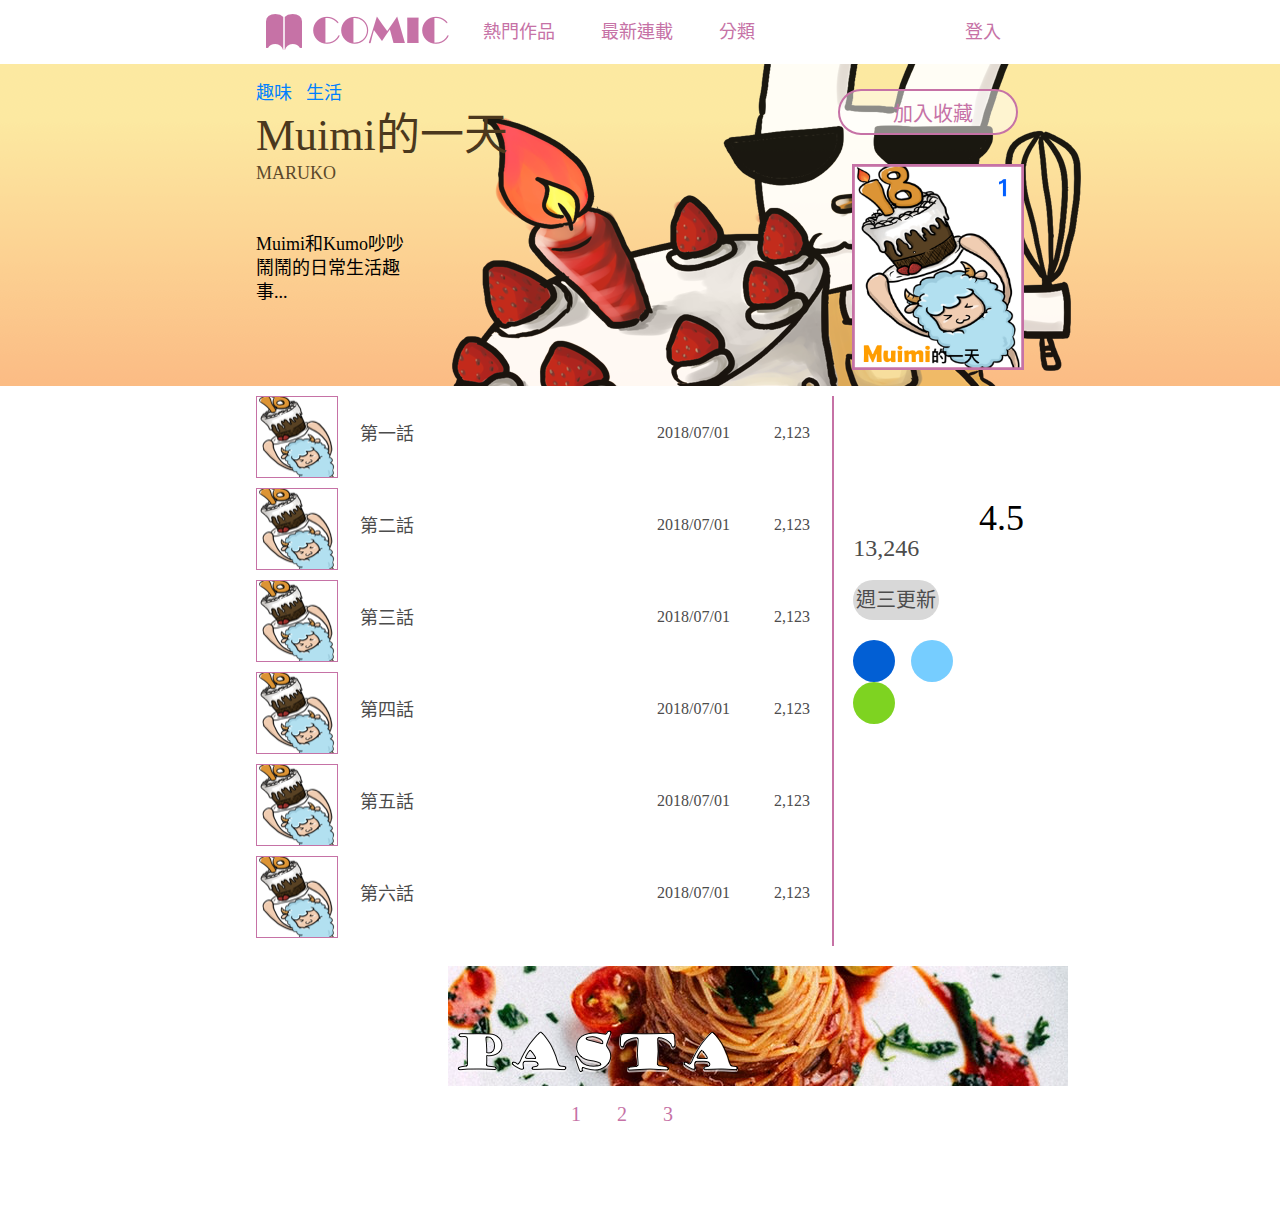
<file: index.html>
<!DOCTYPE html>
<html lang="zh-TW">

<head>
    <meta charset="UTF-8">
    <meta name="viewport" content="width=device-width, initial-scale=1.0">
    <meta http-equiv="X-UA-Compatible" content="ie=edge">
    <link rel="stylesheet" href="https://use.fontawesome.com/releases/v5.0.13/css/all.css" integrity="sha384-DNOHZ68U8hZfKXOrtjWvjxusGo9WQnrNx2sqG0tfsghAvtVlRW3tvkXWZh58N9jp" crossorigin="anonymous">
    <link rel="stylesheet" href="style.css">
    <title>05Comic Viewer</title>
</head>

<body>
    <header class="header">
        <nav class="nav">
            <div class="logo">
                <img src="img/bookicon.png" alt="" class="logo-icon">
                <img src="img/COMIC.png" alt="" class="logo-font">


            </div>
            <ul class="menu-g">
                <li class="menu">熱門作品</li>
                <li class="menu">最新連載</li>
                <li class="menu">分類</li>
            </ul>
            <div class="signin">登入</div>
        </nav>
        <div class="banner">
            <div class="banner-grid">
                <img src="img/cake.png" alt="" class="banner-img">
                <div class="tag tag-1">趣味</div>
                <div class="tag tag-2">生活</div>
                <h1 class="tit">Muimi的一天</h1>
                <h2 class="name">MARUKO</h2>
                <p class="text">Muimi和Kumo吵吵鬧鬧的日常生活趣事...
                </p>
                <button class="collection">
                <i class="fas fa-plus"></i>加入收藏</button>
                <div class="book">
                    <img src="img/book.png" class="bookimg" alt="">
                </div>
            </div>


        </div>
    </header>
    <div class="content">
        <div class="box-g">
            <a class="box" href="reading.html">
                <img src="img/s_img.png" alt="" class="icon-img">
                <h4 class="h4">第一話</h4>

                <div class="like">
                    <i class="far fa-heart"></i>2,123</div>
                <div class="date">2018/07/01</div>
            </a>
            <div class="box">
                <img src="img/s_img.png" alt="" class="icon-img">
                <h4 class="h4">第二話</h4>

                <div class="like">
                    <i class="far fa-heart"></i>2,123</div>
                <div class="date">2018/07/01</div>
            </div>
            <div class="box">
                <img src="img/s_img.png" alt="" class="icon-img">
                <h4 class="h4">第三話</h4>

                <div class="like">
                    <i class="far fa-heart"></i>2,123</div>
                <div class="date">2018/07/01</div>
            </div>
            <div class="box">
                <img src="img/s_img.png" alt="" class="icon-img">
                <h4 class="h4">第四話</h4>

                <div class="like">
                    <i class="far fa-heart"></i>2,123</div>
                <div class="date">2018/07/01</div>
            </div>
            <div class="box">
                <img src="img/s_img.png" alt="" class="icon-img">
                <h4 class="h4">第五話</h4>

                <div class="like">
                    <i class="far fa-heart"></i>2,123</div>
                <div class="date">2018/07/01</div>
            </div>
            <div class="box">
                <img src="img/s_img.png" alt="" class="icon-img">
                <h4 class="h4">第六話</h4>

                <div class="like">
                    <i class="far fa-heart"></i>2,123</div>
                <div class="date">2018/07/01</div>
            </div>

        </div>
        <div class="sidebar">
            <div class="star">

                <i class="fas fa-star"></i>
                <i class="fas fa-star"></i>
                <i class="fas fa-star"></i>
                <i class="fas fa-star"></i>
                <i class="fas fa-star-half"></i>
                <div class="num">4.5</div>

            </div>
            <div class="colle-num">
                <i class="fas fa-user-check"></i> 13,246
            </div>
            <div class="update">週三更新</div>
            <div class="icon-btn fb">
                <i class="fab fa-facebook-f"></i>
            </div>
            <div class="icon-btn twitter">
                <i class="fab fa-twitter"></i>
            </div>
            <div class="icon-btn link">
                <i class="fas fa-link"></i>
            </div>

        </div>
        <img src="img/ad.png" alt="" class="ad">
        <ul class="page-g">
            <li class="page">1</li>
            <li class="page">2</li>
            <li class="page">3</li>
            <li class="page">
                <i class="fas fa-chevron-right"></i>
            </li>
        </ul>



    </div>


</body>

</html>
</file>
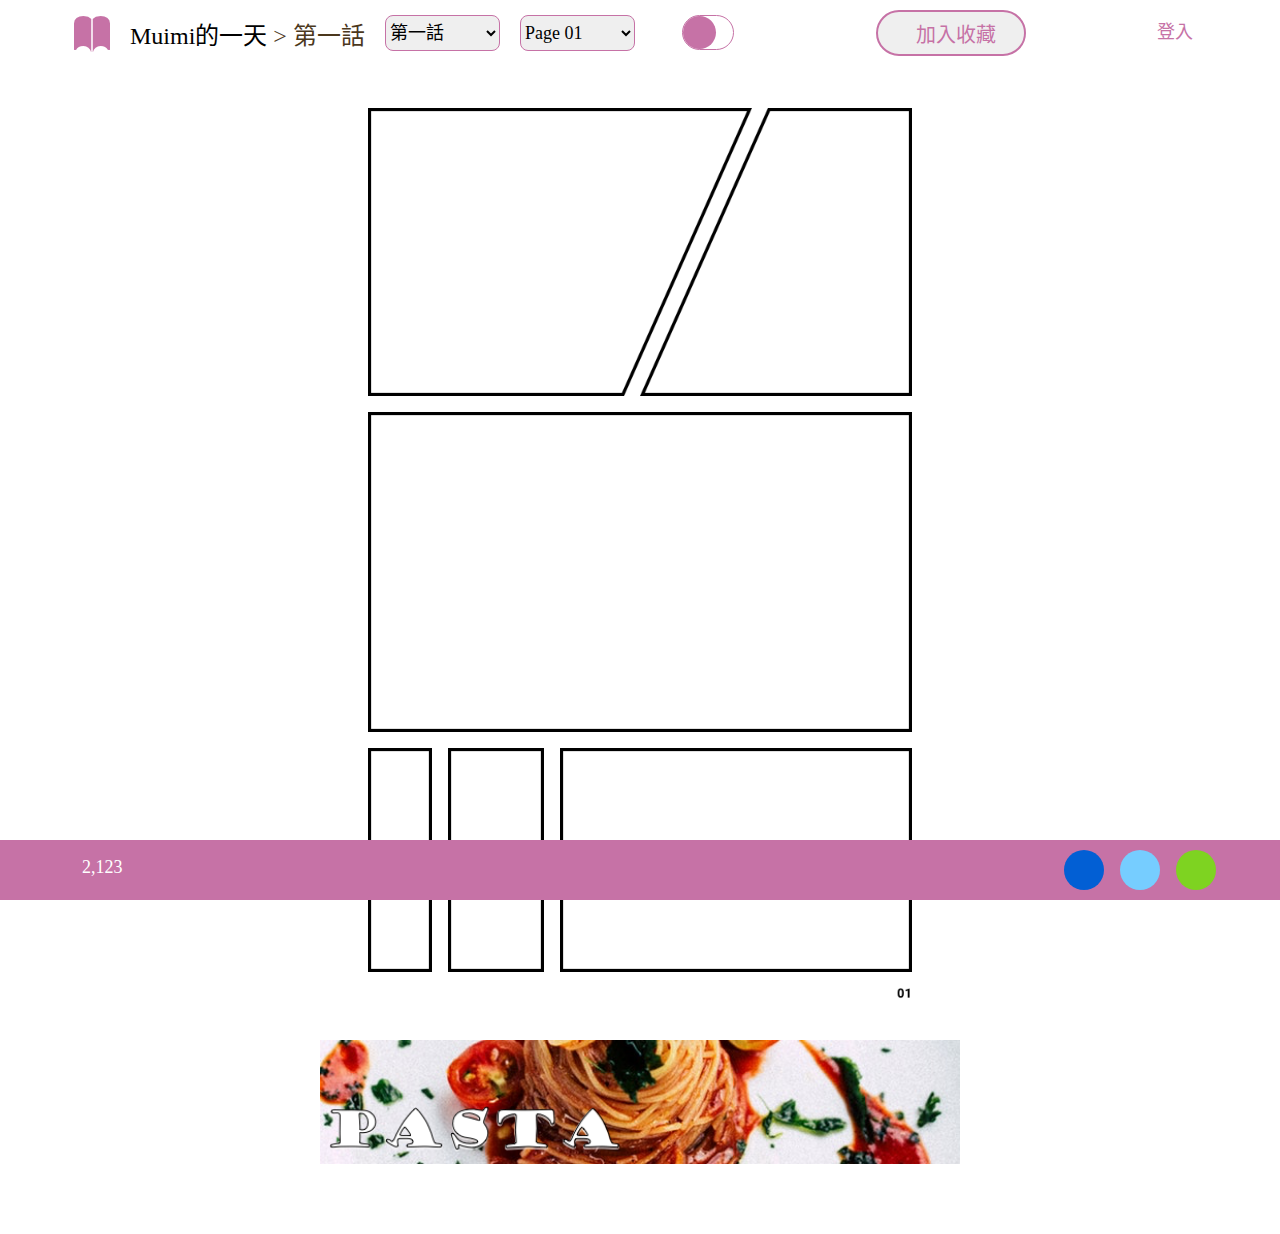
<file: reading.html>
<!DOCTYPE html>
<html lang="zh-TW">

<head>
    <meta charset="UTF-8">
    <meta name="viewport" content="width=device-width, initial-scale=1.0">
    <meta http-equiv="X-UA-Compatible" content="ie=edge">
    <link rel="stylesheet" href="https://use.fontawesome.com/releases/v5.0.13/css/all.css" integrity="sha384-DNOHZ68U8hZfKXOrtjWvjxusGo9WQnrNx2sqG0tfsghAvtVlRW3tvkXWZh58N9jp" crossorigin="anonymous">
    <link rel="stylesheet" href="style2.css">
    <title>05Comic Viewer</title>
</head>

<body>
    <header class="header">
        <nav class="nav">

            <img src="img/bookicon.png" alt="" class="logo-icon">
            <h1 class="tit"><a href="index.html">Muimi的一天</a> > 第一話</h1>
            <select name="" id="" class="words select">
                <option value="">第一話</option>
                <option value="">第二話</option>
                <option value="">第三話</option>
                <option value="">第四話</option>
                <option value="">第五話</option>
                <option value="">第六話</option>
            </select>
            <select name="" id="" class="pages select">
                <option value="">Page 01</option>
                <option value="">Page 02</option>
                <option value="">Page 03</option>
                <option value="">Page 04</option>
                <option value="">Page 05</option>
                <option value="">Page 06</option>
            </select>

            <div class="color">
                <i class="fas fa-sun"></i>
                <div class="frame">
                    <div class="round"></div>
                </div>
                <i class="fas fa-moon"></i>
            </div>

            <button class="collection">
                <i class="fas fa-plus"></i>加入收藏</button>

            <p class="signin">登入</p>
        </nav>

    </header>

    <div class="content">
        <div class="left"><i class="fas fa-chevron-left"></i></div>
        <img src="img/storyboard-1.png" alt="" class="comic-img">
        <div class="right"><i class="fas fa-chevron-right"></i></div>


        <img src="img/ad.png" alt="" class="ad">


    </div>








    <div class="page-g">
        <div class="left"><i class="fas fa-chevron-left"></i></div>
        <div class="page">
            <div class="num-page">01</div>
            <img src="img/storyboard-1.png" alt="" class="comic-page">
        </div>
        <div class="page">
            <div class="num-page">02</div>
            <img src="img/storyboard-1.png" alt="" class="comic-page">
        </div>
        <div class="page">
            <div class="num-page">03</div>
            <img src="img/storyboard-1.png" alt="" class="comic-page  active">
        </div>
        <div class="page">
            <div class="num-page">04</div>
            <img src="img/storyboard-1.png" alt="" class="comic-page">
        </div>
        <div class="page">
            <div class="num-page">05</div>
            <img src="img/storyboard-1.png" alt="" class="comic-page">
        </div>
        <div class="right"><i class="fas fa-chevron-right"></i></div>
    </div>








    <footer>

        <div class="like">
            <i class="far fa-heart"></i>2,123</div>

        <div class="community">
            <div class="icon-btn fb">
                <i class="fab fa-facebook-f"></i>
            </div>
            <div class="icon-btn twitter">
                <i class="fab fa-twitter"></i>
            </div>
            <div class="icon-btn link">
                <i class="fas fa-link"></i>
            </div>
        </div>

    </footer>


</body>

</html>
</file>
<file: style.css>
/* http://meyerweb.com/eric/tools/css/reset/ 
v2.0 | 20110126
License: none (public domain)
*/


/* reset */

html,
body,
div,
span,
applet,
object,
iframe,
h1,
h2,
h3,
h4,
h5,
h6,
p,
blockquote,
pre,
a,
abbr,
acronym,
address,
big,
cite,
code,
del,
dfn,
em,
img,
ins,
kbd,
q,
s,
samp,
small,
strike,
strong,
sub,
sup,
tt,
var,
b,
u,
i,
center,
dl,
dt,
dd,
ol,
ul,
li,
fieldset,
form,
label,
legend,
table,
caption,
tbody,
tfoot,
thead,
tr,
th,
td,
article,
aside,
canvas,
details,
embed,
figure,
figcaption,
footer,
header,
hgroup,
menu,
nav,
output,
ruby,
section,
summary,
time,
mark,
audio,
video {
    margin: 0;
    padding: 0;
    border: 0;
    font-size: 100%;
    font: inherit;
    vertical-align: baseline;
    font-family: PingFangTC-Semibold;
}


/* HTML5 display-role reset for older browsers */

article,
aside,
details,
figcaption,
figure,
footer,
header,
hgroup,
menu,
nav,
section {
    display: block;
}

body {
    line-height: 1;
}

ol,
ul {
    list-style: none;
}

blockquote,
q {
    quotes: none;
}

blockquote:before,
blockquote:after,
q:before,
q:after {
    content: '';
    content: none;
}

table {
    border-collapse: collapse;
    border-spacing: 0;
}

a {
    text-decoration: none;
    color: #000;
}


/* header */

.nav {
    /* width: 1152px; */
    margin: 0 20%;
    font-size: 18px;
    color: #C672A6;
}

.logo,
.menu {
    float: left;
}

.logo {
    margin: 8px 10px 5px 10px;
}

.logo-font {
    margin: 0 0 5px 5px;
}

.menu {
    margin: 23px;
}

.signin {
    float: right;
    margin: 23px;
}

.banner {
    clear: both;
    background: url(img/cake-bg.png);
}

.banner-grid {
    /* width: 1152px; */
    margin: 0 20%;
    height: 322px;
    display: grid;
    grid-template-rows: repeat(3, 1fr);
    grid-template-columns: repeat(8, 1fr);
}

.banner-img {
    grid-row: 1/3;
    grid-column: 2/9;
    margin-left: 100px;
}

.tag {
    font-size: 18px;
    color: #0080FF;
    margin-top: 20px;
}

.tit {
    grid-row: 1/2;
    grid-column: 1/5;
    font-size: 44px;
    color: #4B381D;
    margin-top: 50px;
}

.tag-1 {
    grid-row: 1/2;
    grid-column: 1/2;
}

.tag-2 {
    grid-row: 1/2;
    grid-column: 1/2;
    margin-left: 50px;
}

.name {
    grid-row: 1/2;
    grid-column: 1/2;
    opacity: 0.9;
    font-size: 18px;
    color: #4B381D;
    margin-top: 100px;
}

.text {
    grid-row: 2/3;
    grid-column: 1/3;
    font-size: 18px;
    color: #000000;
    margin-top: 50px;
    padding-right: 40px;
    line-height: 24px;
}

.collection {
    grid-row: 1/2;
    grid-column: 7/9;
    background: rgba(255, 255, 255, 0.50);
    border: 2px solid #C672A6;
    border-radius: 100px;
    height: 46px;
    width: 180px;
    margin: 25px auto;
    text-align: center;
    font-size: 20px;
    color: #C672A6;
}

.collection:hover {
    background: #C672A6;
    color: #FFF;
    cursor: pointer;
}

.fa-plus {
    font-size: 22px;
    padding-right: 10px;
}

.book {
    grid-row: 1/4;
    grid-column: 7/9;
    margin-top: 100px;
    margin-left: 20px;
    max-width: 100%;
}

.bookimg {
    max-width: 100%;
}


/* content */

.content {
    /* width: 1152px; */
    margin: 0 20%;
    display: grid;
    grid-template-rows: repeat(6, 1fr);
    grid-template-columns: repeat(8, 1fr);
}

.box-g {
    grid-row: 1/5;
    grid-column: 1/7;
}

.box {
    width: 100%;
    float: left;
    margin-top: 10px;
}

.box:hover {
    background: rgba(216, 183, 204, 0.315);
    cursor: pointer;
}

.icon-img,
.h4 {
    float: left;
    font-family: PingFangTC-Medium;
    font-size: 18px;
    color: #4C4C4C;
}

.date,
.like {
    float: right;
    font-family: PingFangTC-Medium;
    font-size: 16px;
    color: #4C4C4C;
}

.h4,
.date,
.like {
    margin: 29px 22px;
}

.sidebar {
    grid-row: 1/5;
    grid-column: 7/9;
    margin-top: 10px;
    padding: 100px 0 100px 10%;
    border-left: 2px solid #C672A6;
}

.star {
    font-size: 24px;
    color: #000000;
    padding: 10px 0;
    line-height: 24px;
}

.num {
    font-family: LucidaGrande;
    font-size: 36px;
    color: #000000;
    float: right;
}

.colle-num {
    clear: both;
    font-size: 24px;
    color: #4C4C4C;
    margin: 20px 0;
}

.update {
    background: #D8D8D8;
    border-radius: 100px;
    font-size: 20px;
    color: #4C4C4C;
    text-align: center;
    width: 50%;
    padding: 10px 0;
    margin: 20px 0;
}

.icon-btn {
    border-radius: 100%;
    width: 42px;
    height: 42px;
    color: #fff;
    float: left;
    margin-right: 16px;
}

.fb {
    background: #025FD4;
    text-align: center;
    line-height: 40px;
}

.twitter {
    background: #76CDFF;
    text-align: center;
    line-height: 40px;
}

.link {
    background: #7ED321;
    text-align: center;
    line-height: 40px;
}

.ad {
    grid-row: 5/6;
    grid-column: 3/7;
    margin-top: 20px;
}

.page-g {
    grid-row: 6/7;
    grid-column: 4/6;
    margin: 0 auto;
}

.page {
    float: left;
    font-size: 20px;
    color: #C672A6;
    margin: 18px;
}
</file>
<file: style2.css>
/* http://meyerweb.com/eric/tools/css/reset/ 
v2.0 | 20110126
License: none (public domain)
*/


/* reset */

html,
body,
div,
span,
applet,
object,
iframe,
h1,
h2,
h3,
h4,
h5,
h6,
p,
blockquote,
pre,
a,
abbr,
acronym,
address,
big,
cite,
code,
del,
dfn,
em,
img,
ins,
kbd,
q,
s,
samp,
small,
strike,
strong,
sub,
sup,
tt,
var,
b,
u,
i,
center,
dl,
dt,
dd,
ol,
ul,
li,
fieldset,
form,
label,
legend,
table,
caption,
tbody,
tfoot,
thead,
tr,
th,
td,
article,
aside,
canvas,
details,
embed,
figure,
figcaption,
footer,
header,
hgroup,
menu,
nav,
output,
ruby,
section,
summary,
time,
mark,
audio,
video {
    margin: 0;
    padding: 0;
    border: 0;
    font-size: 100%;
    font: inherit;
    vertical-align: baseline;
    font-family: PingFangTC-Semibold;
}


/* HTML5 display-role reset for older browsers */

article,
aside,
details,
figcaption,
figure,
footer,
header,
hgroup,
menu,
nav,
section {
    display: block;
}

body {
    line-height: 1;
}

ol,
ul {
    list-style: none;
}

blockquote,
q {
    quotes: none;
}

blockquote:before,
blockquote:after,
q:before,
q:after {
    content: '';
    content: none;
}

table {
    border-collapse: collapse;
    border-spacing: 0;
}

a {
    text-decoration: none;
    color: #000;
}


/* header */

.header {
    position: fixed;
    background: #fff;
    width: 100%;
}

.nav {
    /* width: 1152px; */
    margin: 0 5%;
    height: 60px;
    color: #C672A6;
}

.logo-icon {
    float: left;
    margin: 10px;
}

.tit {
    float: left;
    font-size: 24px;
    color: #4B381D;
    margin: 18px 10px;
    line-height: 36px;
}

.select {
    float: left;
    border: 1px solid #C672A6;
    border-radius: 8px;
    height: 36px;
    width: 10%;
    margin: 15px 10px;
    font-family: PingFangTC-Medium;
    font-size: 18px;
    color: #000000;
}

.color {
    float: left;
    width: 16%;
    font-size: 33px;
    padding-top: 5px;
    margin: 0 2%;
}

.fa-moon,
.fa-sun {
    float: left;
    margin: 10px 1%;
}

.frame {
    float: left;
    background: rgba(255, 255, 255, 0.50);
    border: 1px solid #C672A6;
    width: 50px;
    height: 33px;
    border-radius: 100px;
    margin: 10px;
    cursor: pointer;
}

.round {
    background: #C672A6;
    width: 33px;
    height: 33px;
    border-radius: 100%;
}

.round:active {
    float: right;
}

.collection {
    float: left;
    border: 2px solid #C672A6;
    border-radius: 100px;
    height: 46px;
    width: 150px;
    margin: 10px auto;
    text-align: center;
    font-size: 20px;
    color: #C672A6;
    cursor: pointer;
}

.collection:hover {
    background: #C672A6;
    color: #FFF;
    cursor: pointer;
}

.fa-plus {
    font-size: 22px;
    padding-right: 10px;
}

.signin {
    font-size: 18px;
    margin: 23px;
    float: right;
}


/* content */

.content {
    display: grid;
    grid-template-rows: repeat(6, 1fr);
    grid-template-columns: repeat(8, 1fr);
}

.left {
    grid-row: 1/7;
    grid-column: 2/3;
    display: grid;
    grid-template-rows: repeat(6, 1fr);
    grid-template-columns: repeat(8, 1fr);
}

.fa-chevron-left,
.fa-chevron-right {
    margin-top: 150px;
    grid-row: 3/4;
    grid-column: 5/6;
    font-size: 36px;
    color: #000000;
    cursor: pointer;
}

.comic-img {
    margin-top: 60px;
    grid-row: 1/7;
    grid-column: 3/7;
    width: 100%;
}

.right {
    grid-row: 1/7;
    grid-column: 7/8;
    display: grid;
    grid-template-rows: repeat(6, 1fr);
    grid-template-columns: repeat(8, 1fr);
}

.left:hover,
.right:hover {
    background: rgba(219, 158, 214, 0.3);
    cursor: pointer;
}

.ad {
    grid-row: 7/8;
    grid-column: 3/7;
    margin-top: 20px;
    width: 100%;
    cursor: pointer;
    margin-bottom: 70px;
}


/* footer  */

footer {
    position: fixed;
    background: #C672A6;
    width: 100%;
    bottom: 0;
    padding: 0 5%;
}

.like {
    float: left;
    font-family: PingFangTC-Medium;
    font-size: 18px;
    color: #FFFFFF;
    margin: 18px;
    cursor: pointer;
}

.community {
    float: right;
    margin: 0 18px;
    margin-right: 10%;
    padding: 10px 0;
}

.icon-btn {
    float: left;
    border-radius: 100%;
    width: 40px;
    height: 40px;
    color: #fff;
    margin-left: 16px;
    cursor: pointer;
}

.fb {
    background: #025FD4;
    text-align: center;
    line-height: 40px;
}

.twitter {
    background: #76CDFF;
    text-align: center;
    line-height: 40px;
}

.link {
    background: #7ED321;
    text-align: center;
    line-height: 40px;
}


/* page-g */

.page-g {
    position: fixed;
    background: rgba(0, 0, 0, 0.59);
    width: 100%;
    height: 300px;
    bottom: 60px;
    display: grid;
    grid-template-rows: repeat(1, 1fr);
    grid-template-columns: repeat(7, 1fr);
    opacity: 0;
    cursor: pointer;
}

.page-g .left {
    grid-row: 1/2;
    grid-column: 1/2;
}

.page-g .right {
    grid-row: 1/2;
    grid-column: 7/8;
}

.page-g .left .fa-chevron-left {
    margin: 0 auto;
    color: #fff;
    cursor: pointer;
}

.page-g .right .fa-chevron-right {
    margin: 0 auto;
    color: #fff;
    cursor: pointer;
}

.page {
    margin: 0 auto;
    color: #fff;
    width: 100%;
    padding: 5px;
    text-align: center;
    cursor: pointer;
}

.num-page {
    margin: 5px 0;
}

.comic-page {
    width: 70%;
}

.active {
    border: 8px solid #D8B7CC;
}

.page-g:hover,
.page-g:focus,
.page-g:active {
    opacity: 1;
}
</file>
